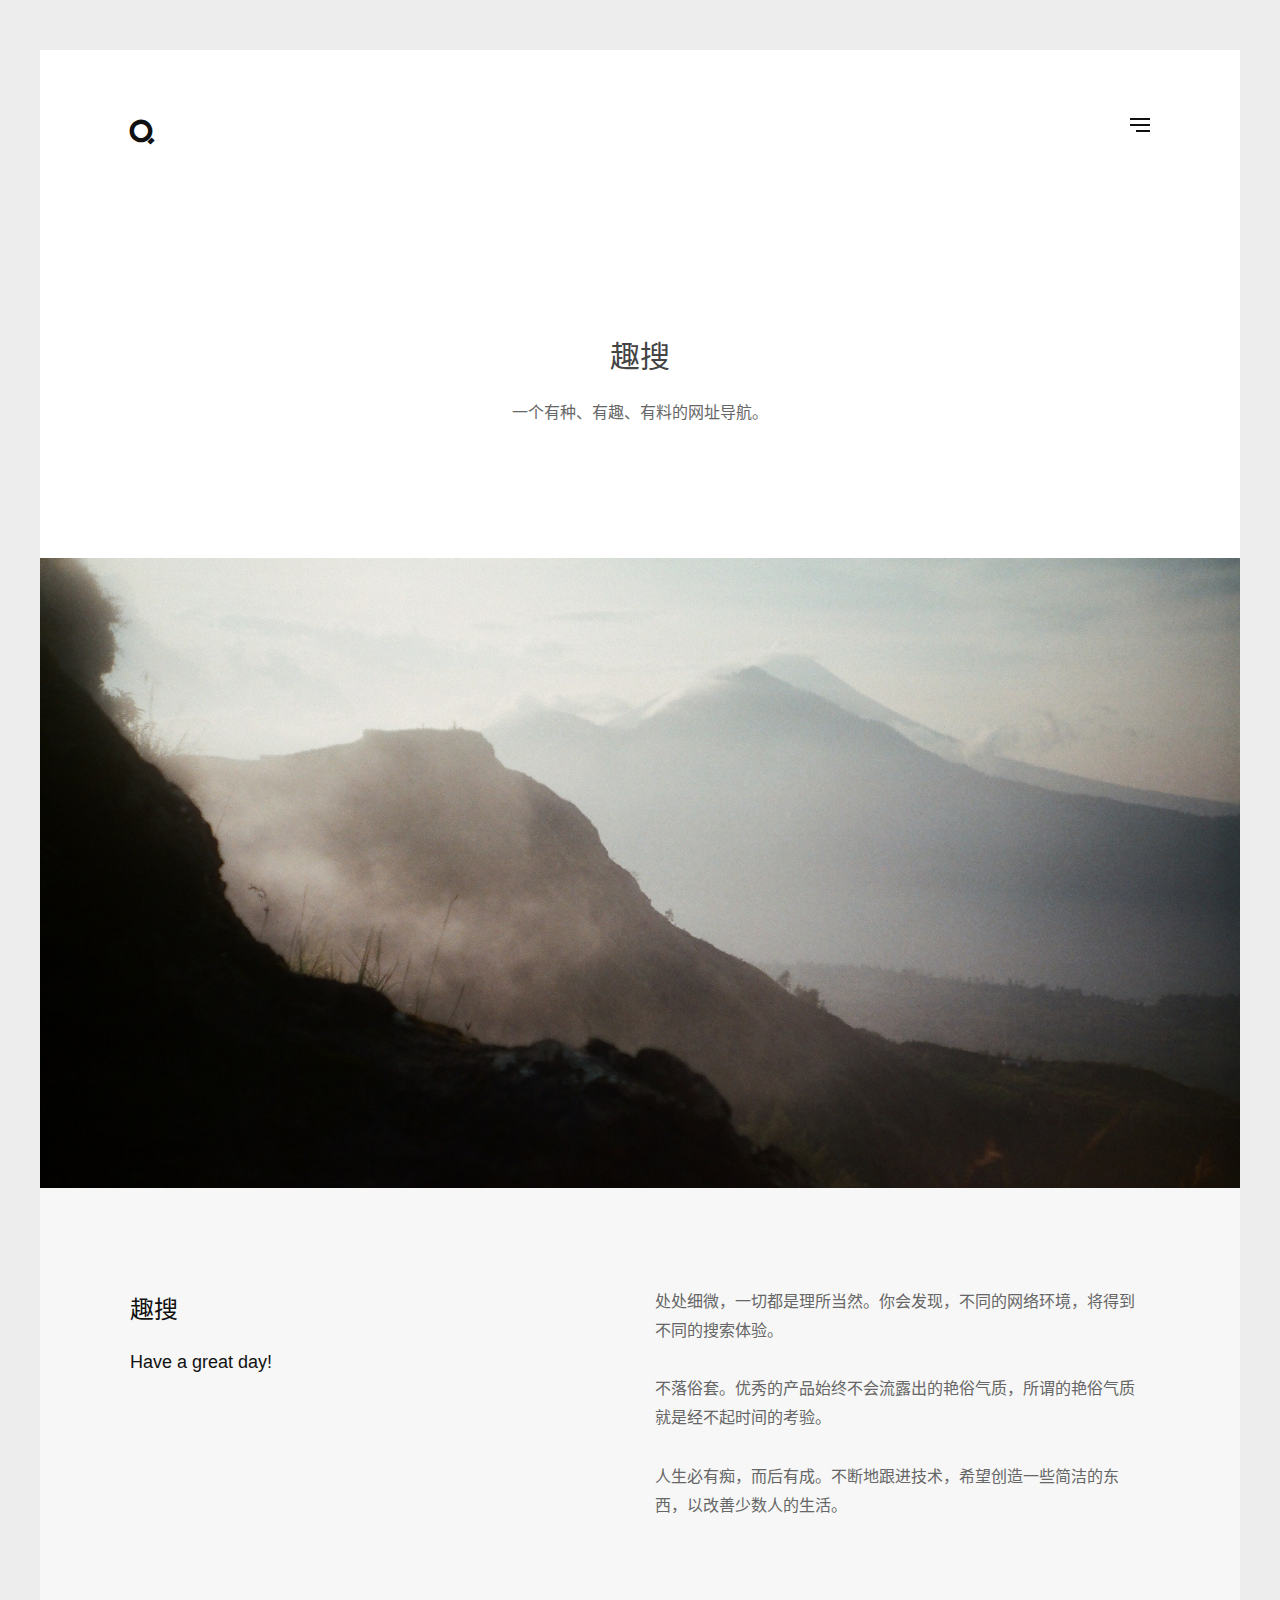
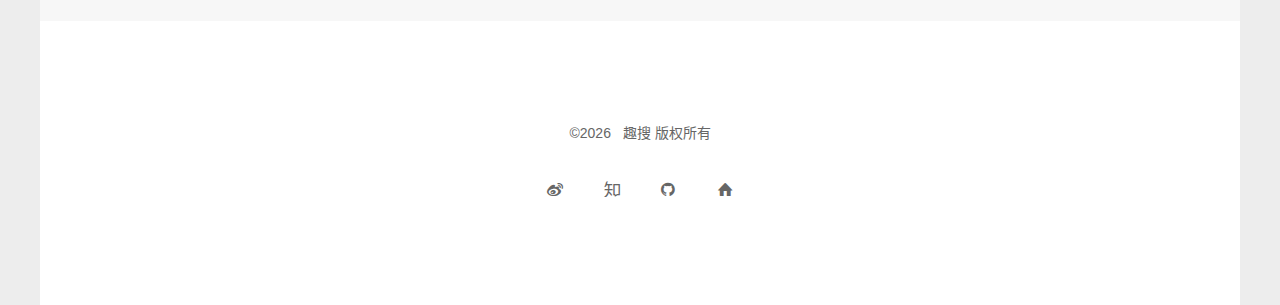
<file: about.html>
﻿<!DOCTYPE html>
<html lang="zh-CN">

<head>
    <meta charset="UTF-8">
    <meta name="viewport" content="width=device-width, initial-scale=1,maximum-scale=1, user-scalable=no">
    <meta http-equiv="X-UA-Compatible" content="ie=edge,chrome=1">
    <meta name="author" content="jiahua">
    <meta name="description" content="一个极简的网址导航，聚合了多种搜索引擎，收录了各种常用网站。分类合理，内容齐全。">
    <meta name="keywords" content="导航,网址导航,导航网站,常用网站,常用网址,大学生导航,程序员导航,设计导航,学习导航">
    <title>趣搜</title>

    <link rel="stylesheet" href="./assets/css/style.css">
    <link href="./assets/img/common/icon_64.png" rel="shortcut icon" type="image/png">
    <link href="./assets/img/common/icon_512.png" rel="apple-touch-icon">
    <script src="./assets/scripts/script.js"></script>
</head>

<body>
    <div class="wrapper">
        <div id="site-loading">
            <div class="loader"></div>
        </div>
        <nav id="site-nav">
            <div class="float-left" id="nav-close"></div>
            <ul class="float-right" id="menu">
                <li><a href="/">首页</a></li>
                <li class="has-submenu">
                    <a href="#">社交</a>
                    <ul class="submenu">
                        <li><a href="https://blooo.cn" target="_blank">Blooo</a></li>
                        <li><a href="https://qusou.org" target="_blank">Blog</a></li>
                        <li><a href="https://github.com/zhoujiahua" target="_blank">GitHub</a></li>
                        <li><a href="https://music.zhoujiahua.cn" target="_blank">Music</a></li>
                    </ul>
                </li>
                <li><a href="contact.html">联系</a></li>
                <li><a href="about.html">关于</a></li>
            </ul>
        </nav>
        <div id="site-main">
            <div id="main-overlay"></div>
            <header id="site-header">
                <div class="container">
                    <div class="float-left" id="header-logo"><a href="/"><i class="iconfont">&#xe662;</i></a></div>
                    <div class="float-right" id="burger">
                        <div id="burger-icon"><span class="icon-bar top"></span> <span class="icon-bar middle"></span>
                            <span class="icon-bar bottom"></span></div>
                    </div>
                </div>
            </header>
            <div class="headline">
                <div class="container">
                    <div class="headline-content">
                        <div class="title">趣搜</div>
                        <p>一个有种、有趣、有料的网址导航。</p>
                    </div>
                </div>
            </div>
            <div class="hero">
                <div class="hero-image imageBG" data-img="assets/img/works/about/thumb-1.jpg?v=v6ro80"></div>
            </div>
            <div class="about grey-section">
                <div class="container">
                    <div class="row">
                        <div class="col-6 column">
                            <h5>趣搜</h5>
                            <h6>Have a great day!</h6>
                        </div>
                        <div class="col-6 column">
                            <p>处处细微，一切都是理所当然。你会发现，不同的网络环境，将得到不同的搜索体验。</p>
                            <p>不落俗套。优秀的产品始终不会流露出的艳俗气质，所谓的艳俗气质就是经不起时间的考验。</p>
                            <p>人生必有痴，而后有成。不断地跟进技术，希望创造一些简洁的东西，以改善少数人的生活。</p>
                        </div>
                    </div>
                </div>
            </div>
            <footer id="site-footer">
                <div class="container">
                    <div class="copy">
                        <span id="current-year">©2021</span>
                        <span>&nbsp;</span>
                        <a href="https://qusou.org">趣搜 版权所有</a>
                    </div>
                    <div class="social">
                        <a href="https://weibo.com/blooocn" target="_blank" class="social-link"><i
                                class="icon-weibo"></i></a>
                        <a href="https://www.zhihu.com/people/jiahuasir/activities" target="_blank"
                            class="social-link"><i class="icon-zhihu"></i></a>
                        <a href="https://github.com/zhoujiahua" target="_blank" class="social-link"><i
                                class="icon-github-circled"></i></a>
                        <a href="https://86808.net" target="_blank" class="social-link"><i class="icon-home"></i></a>
                    </div>
                </div>
            </footer>
        </div>
    </div>

    <!-- js -->
    <script src="./script/jquery.min.js"></script>
    <script src="./assets/scripts/analytics.js" async></script>
    <script src="./assets/scripts/main.js"></script>
    <script src="./assets/scripts/base.js"></script>
</body>

</html>
</file>
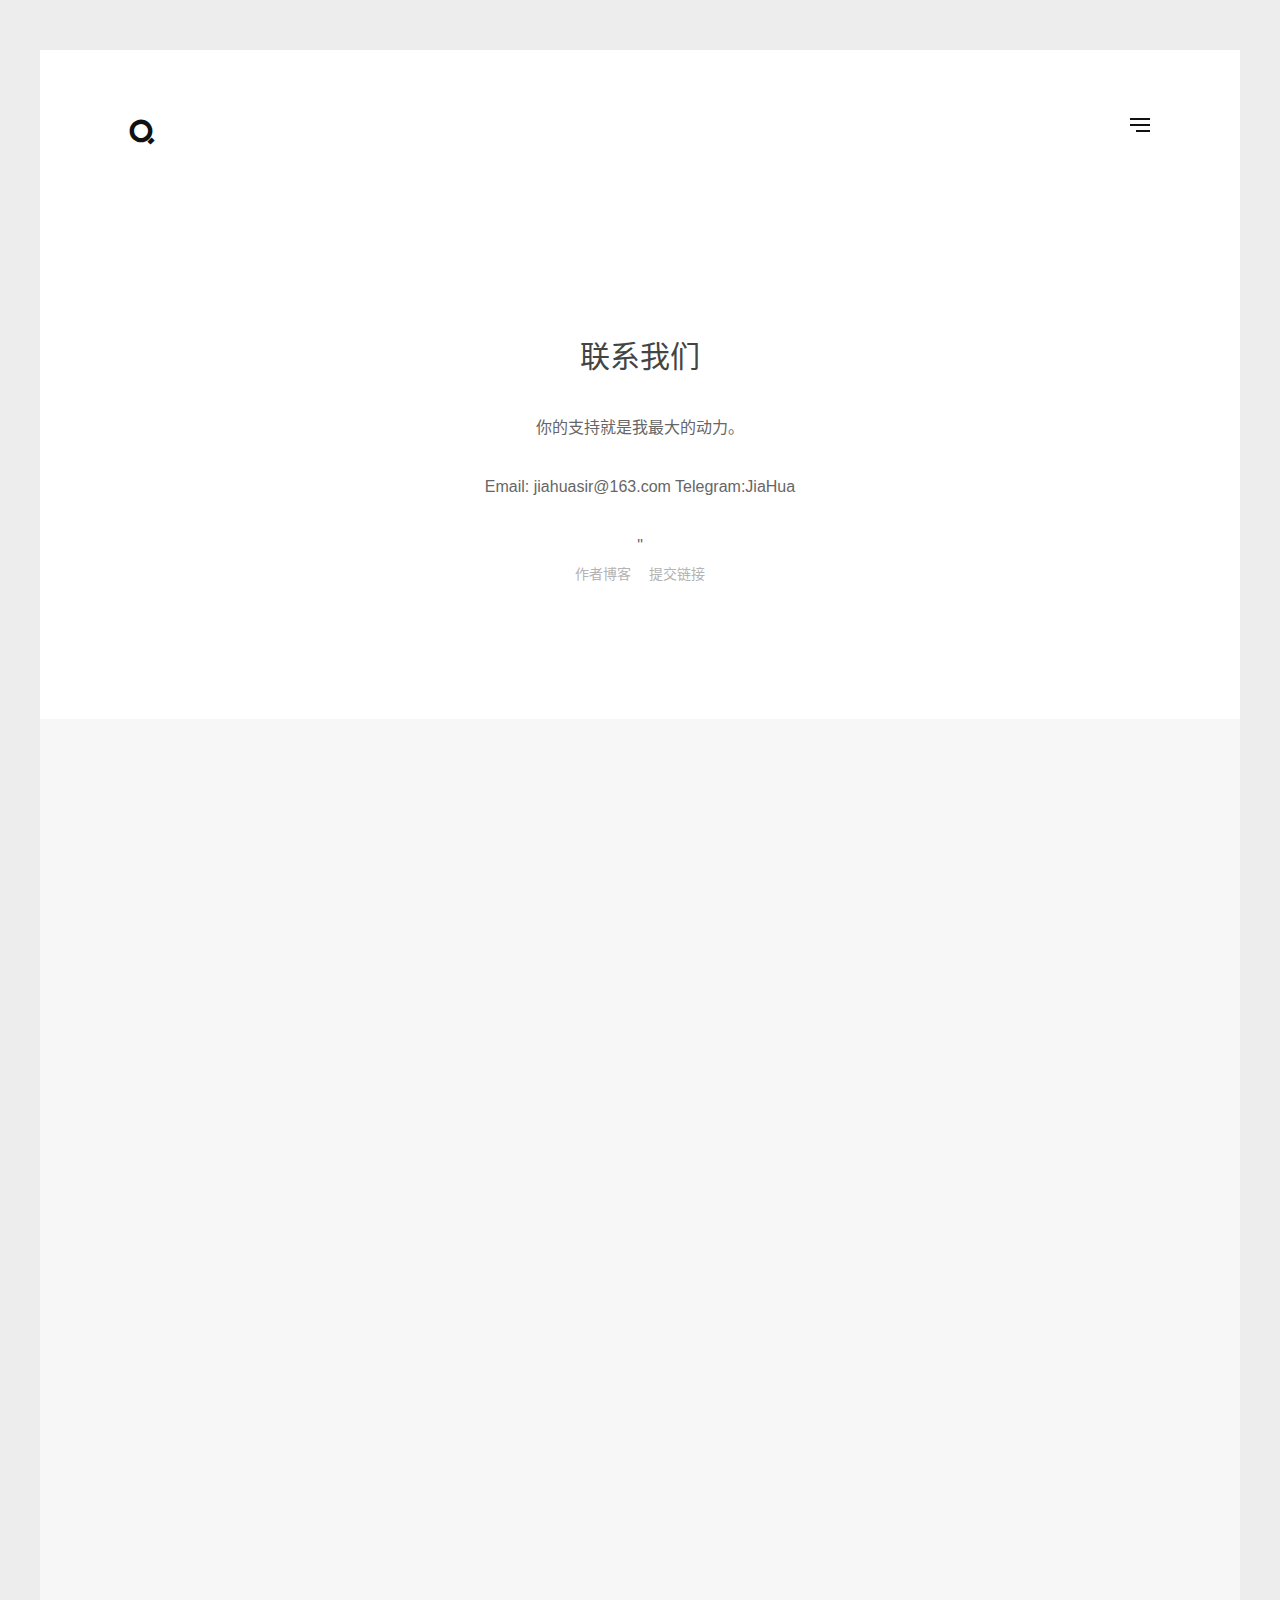
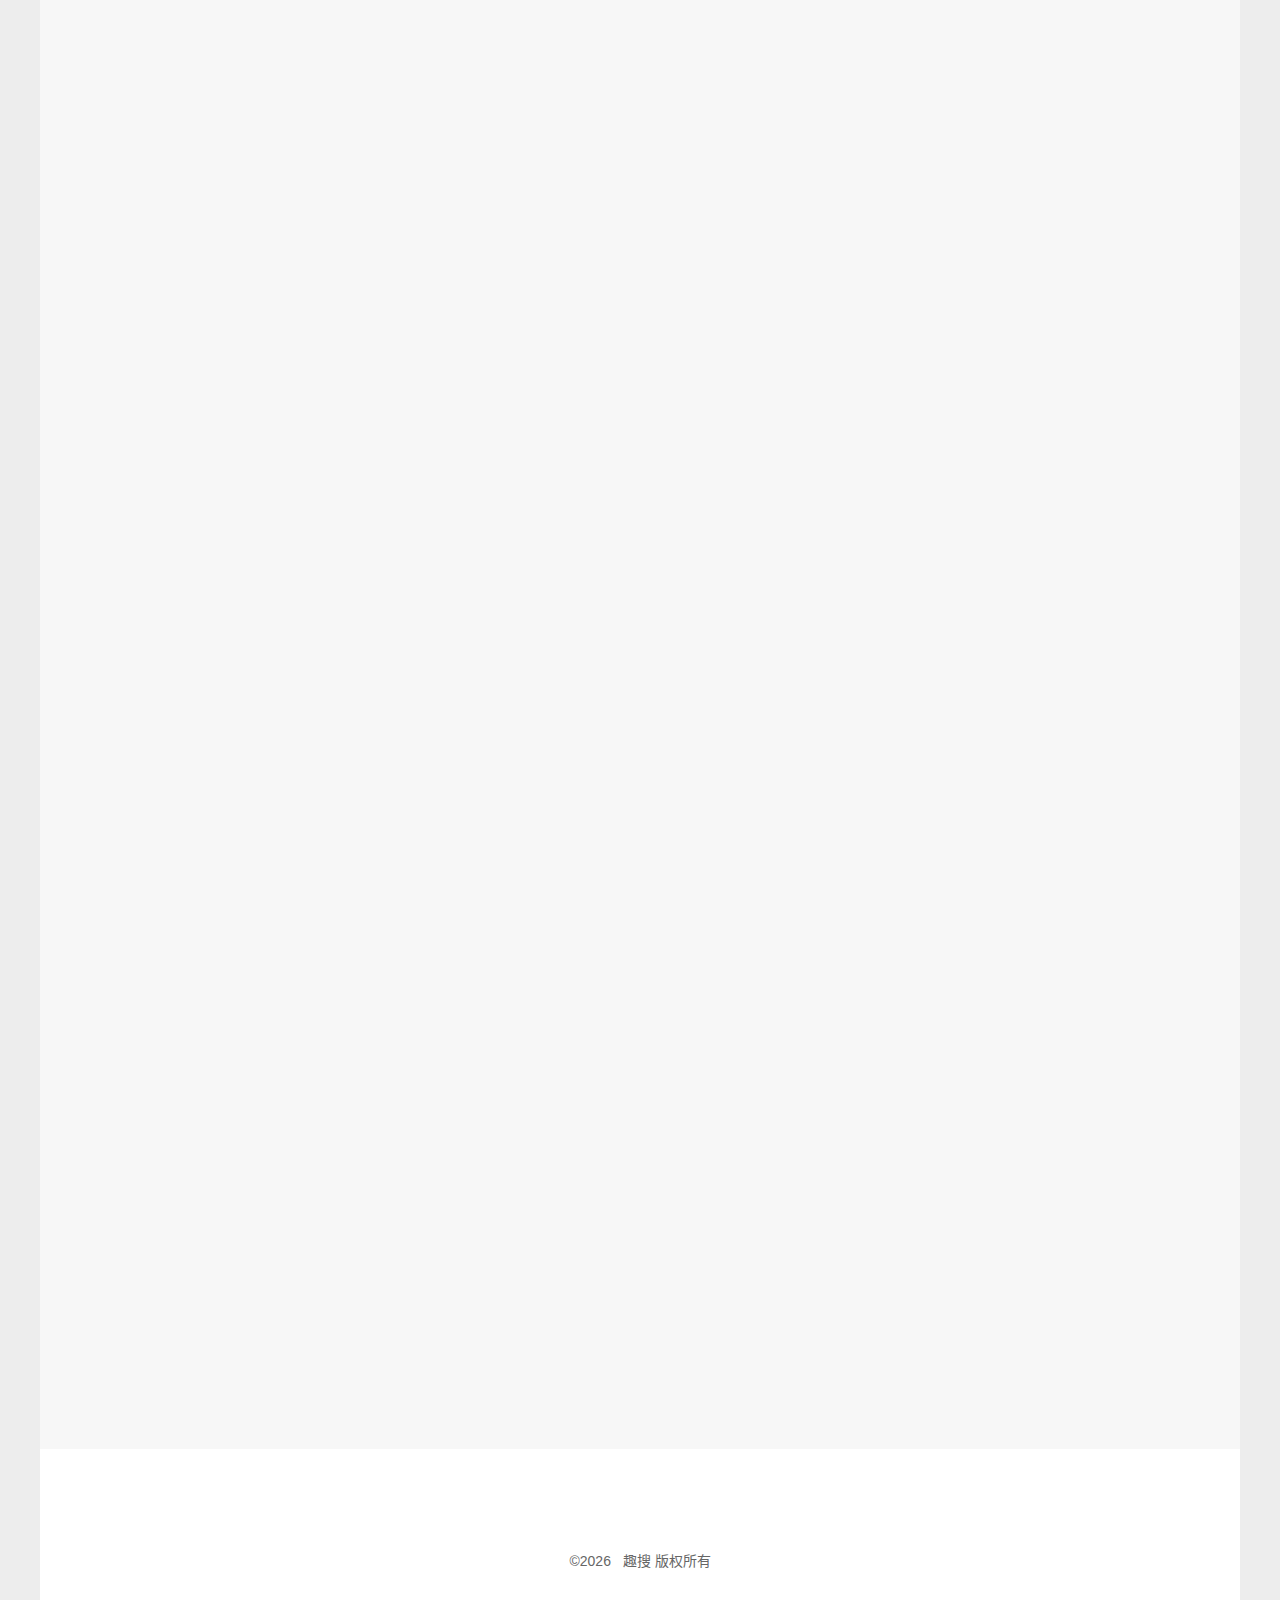
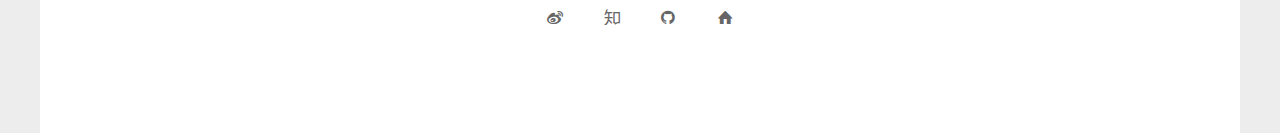
<file: contact.html>
﻿<!DOCTYPE html>
<html lang="zh-CN">

<head>
    <meta charset="UTF-8">
    <meta name="viewport" content="width=device-width, initial-scale=1,maximum-scale=1, user-scalable=no">
    <meta http-equiv="X-UA-Compatible" content="ie=edge,chrome=1">
    <meta name="author" content="jiahua">
    <meta name="description" content="一个极简的网址导航，聚合了多种搜索引擎，收录了各种常用网站。分类合理，内容齐全。">
    <meta name="keywords" content="导航,网址导航,导航网站,常用网站,常用网址,大学生导航,程序员导航,设计导航,学习导航">
    <title>趣搜</title>

    <link rel="stylesheet" href="./assets/css/style.css">
    <link href="./assets/img/common/icon_64.png" rel="shortcut icon" type="image/png">
    <link href="./assets/img/common/icon_512.png" rel="apple-touch-icon">
    <script src="./assets/scripts/script.js"></script>
</head>

<body>
    <div class="wrapper">
        <div id="site-loading">
            <div class="loader"></div>
        </div>
        <nav id="site-nav">
            <div class="float-left" id="nav-close"></div>
            <ul class="float-right" id="menu">
                <li><a href="/">首页</a></li>
                <li class="has-submenu">
                    <a href="#">社交</a>
                    <ul class="submenu">
                        <li><a href="https://blooo.cn" target="_blank">Blooo</a></li>
                        <li><a href="https://qusou.org" target="_blank">Blog</a></li>
                        <li><a href="https://github.com/zhoujiahua" target="_blank">GitHub</a></li>
                        <li><a href="https://music.zhoujiahua.cn" target="_blank">Music</a></li>
                    </ul>
                </li>
                <li><a href="contact.html">联系</a></li>
                <li><a href="about.html">关于</a></li>
            </ul>
        </nav>
        <div id="site-main">
            <div id="main-overlay"></div>
            <header id="site-header">
                <div class="container">
                    <div class="float-left" id="header-logo"><a href="/"><i class="iconfont">&#xe662;</i></a></div>
                    <div class="float-right" id="burger">
                        <div id="burger-icon"><span class="icon-bar top"></span> <span class="icon-bar middle"></span>
                            <span class="icon-bar bottom"></span></div>
                    </div>
                </div>
            </header>
            <div class="headline">
                <div class="container">
                    <div class="headline-content">
                        <div class="project-title title">联系我们</div>
                        <p>你的支持就是我最大的动力。</p>
                        <p>Email: jiahuasir@163.com Telegram:JiaHua</p>"
                        <div class="project-categories">
                            <span>
                                <a href="https://panghu.org" target="_blank">作者博客 </a> </span>
                            <span>
                                <a href="https://github.com/zhoujiahua/qusou/issues" target="_blank">提交链接</a>
                            </span>
                        </div>
                    </div>
                </div>
            </div>
            <div class="grey-section" id="project">
                <div class="container">
                    <div class="reveal row"><img alt="" src="./assets/img/works/contact/thumb-1.jpg"></div>
                    <div class="reveal row"><img alt="" src="./assets/img/works/contact/thumb-2.jpg"></div>
                    <div class="reveal row"><img alt="" src="./assets/img/works/contact/thumb-3.jpg"></div>
                </div>
            </div>
            <footer id="site-footer">
                <div class="container">
                    <div class="copy">
                        <span id="current-year">©2021</span>
                        <span>&nbsp;</span>
                        <a href="https://qusou.org">趣搜 版权所有</a>
                    </div>
                    <div class="social">
                        <a href="https://weibo.com/blooocn" target="_blank" class="social-link"><i
                                class="icon-weibo"></i></a>
                        <a href="https://www.zhihu.com/people/jiahuasir/activities" target="_blank"
                            class="social-link"><i class="icon-zhihu"></i></a>
                        <a href="https://github.com/zhoujiahua" target="_blank" class="social-link"><i
                                class="icon-github-circled"></i></a>
                        <a href="https://86808.net" target="_blank" class="social-link"><i class="icon-home"></i></a>
                    </div>
                </div>
            </footer>
        </div>
    </div>

    <!-- js -->
    <script src="./script/jquery.min.js"></script>
    <script src="./assets/scripts/analytics.js" async></script>
    <script src="./assets/scripts/main.js"></script>
    <script src="./assets/scripts/base.js"></script>
</body>

</html>
</file>
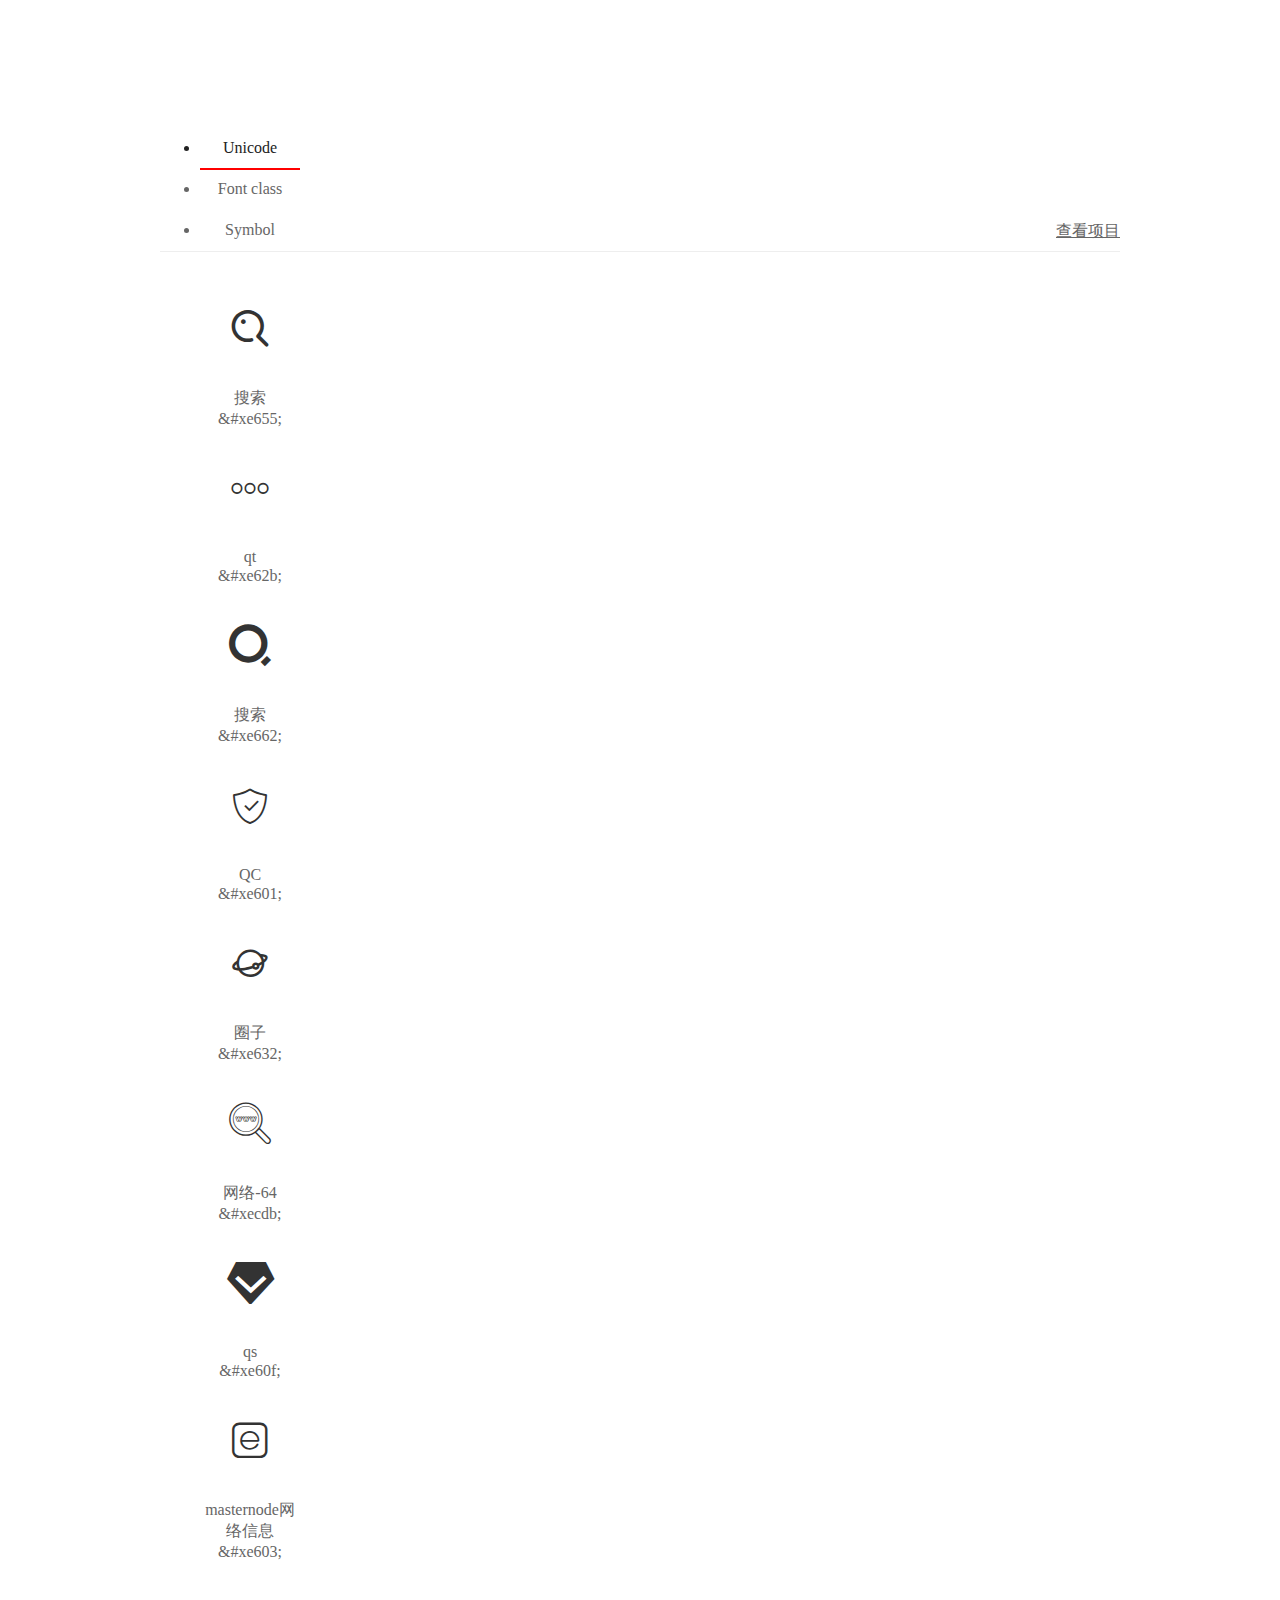
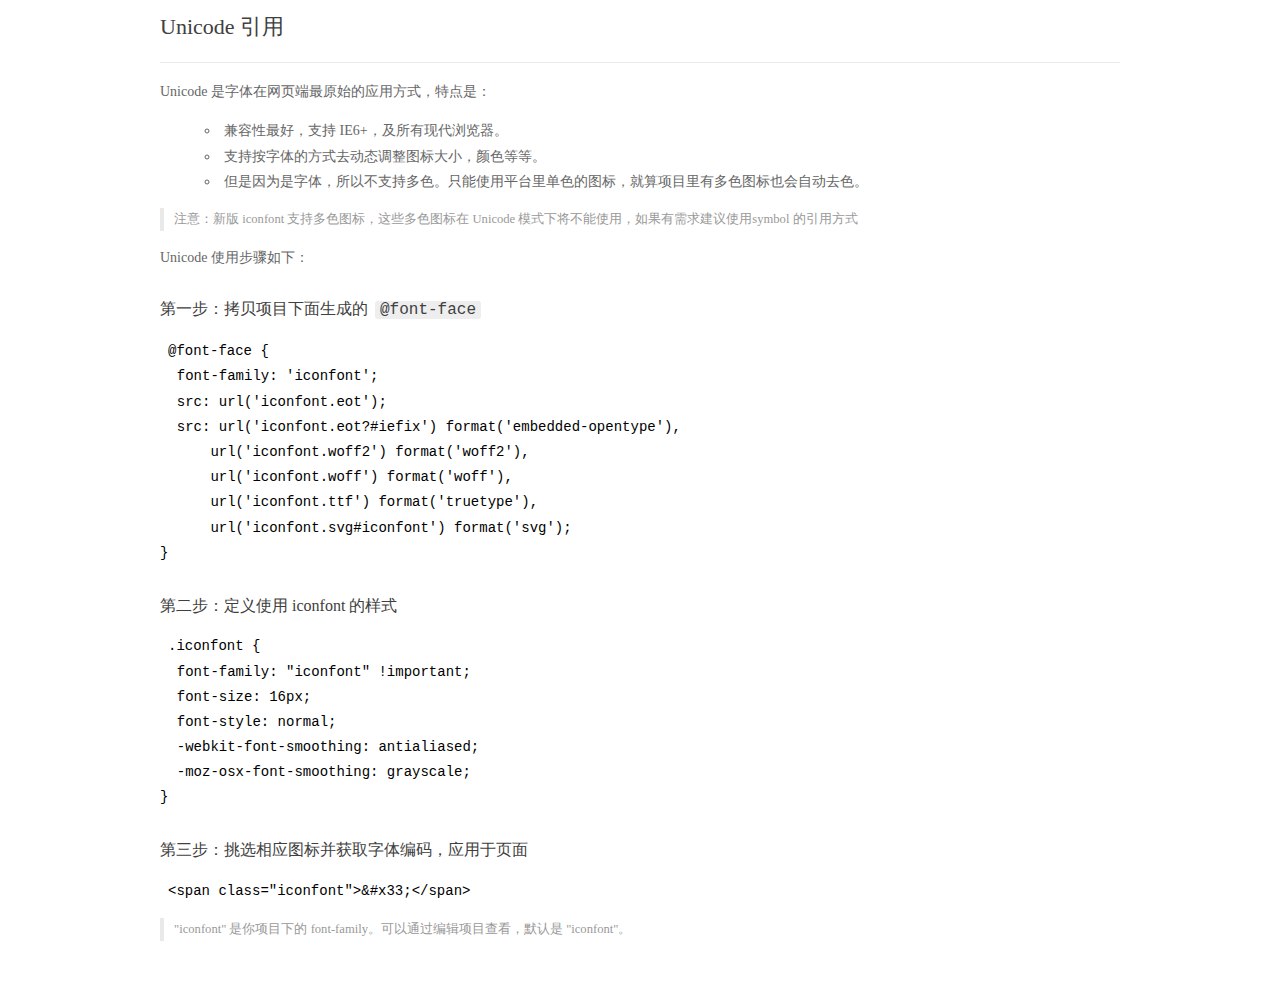
<file: assets/lib/font_logo/demo_index.html>
<!DOCTYPE html>
<html>
<head>
  <meta charset="utf-8"/>
  <title>IconFont Demo</title>
  <link rel="shortcut icon" href="https://gtms04.alicdn.com/tps/i4/TB1_oz6GVXXXXaFXpXXJDFnIXXX-64-64.ico" type="image/x-icon"/>
  <link rel="stylesheet" href="https://g.alicdn.com/thx/cube/1.3.2/cube.min.css">
  <link rel="stylesheet" href="demo.css">
  <link rel="stylesheet" href="iconfont.css">
  <script src="iconfont.js"></script>
  <!-- jQuery -->
  <script src="https://a1.alicdn.com/oss/uploads/2018/12/26/7bfddb60-08e8-11e9-9b04-53e73bb6408b.js"></script>
  <!-- 代码高亮 -->
  <script src="https://a1.alicdn.com/oss/uploads/2018/12/26/a3f714d0-08e6-11e9-8a15-ebf944d7534c.js"></script>
</head>
<body>
  <div class="main">
    <h1 class="logo"><a href="https://www.iconfont.cn/" title="iconfont 首页" target="_blank">&#xe86b;</a></h1>
    <div class="nav-tabs">
      <ul id="tabs" class="dib-box">
        <li class="dib active"><span>Unicode</span></li>
        <li class="dib"><span>Font class</span></li>
        <li class="dib"><span>Symbol</span></li>
      </ul>
      
      <a href="https://www.iconfont.cn/manage/index?manage_type=myprojects&projectId=1163955" target="_blank" class="nav-more">查看项目</a>
      
    </div>
    <div class="tab-container">
      <div class="content unicode" style="display: block;">
          <ul class="icon_lists dib-box">
          
            <li class="dib">
              <span class="icon iconfont">&#xe655;</span>
                <div class="name">搜索</div>
                <div class="code-name">&amp;#xe655;</div>
              </li>
          
            <li class="dib">
              <span class="icon iconfont">&#xe62b;</span>
                <div class="name">qt</div>
                <div class="code-name">&amp;#xe62b;</div>
              </li>
          
            <li class="dib">
              <span class="icon iconfont">&#xe662;</span>
                <div class="name">搜索</div>
                <div class="code-name">&amp;#xe662;</div>
              </li>
          
            <li class="dib">
              <span class="icon iconfont">&#xe601;</span>
                <div class="name">QC</div>
                <div class="code-name">&amp;#xe601;</div>
              </li>
          
            <li class="dib">
              <span class="icon iconfont">&#xe632;</span>
                <div class="name">圈子</div>
                <div class="code-name">&amp;#xe632;</div>
              </li>
          
            <li class="dib">
              <span class="icon iconfont">&#xecdb;</span>
                <div class="name">网络-64</div>
                <div class="code-name">&amp;#xecdb;</div>
              </li>
          
            <li class="dib">
              <span class="icon iconfont">&#xe60f;</span>
                <div class="name">qs</div>
                <div class="code-name">&amp;#xe60f;</div>
              </li>
          
            <li class="dib">
              <span class="icon iconfont">&#xe603;</span>
                <div class="name">masternode网络信息</div>
                <div class="code-name">&amp;#xe603;</div>
              </li>
          
          </ul>
          <div class="article markdown">
          <h2 id="unicode-">Unicode 引用</h2>
          <hr>

          <p>Unicode 是字体在网页端最原始的应用方式，特点是：</p>
          <ul>
            <li>兼容性最好，支持 IE6+，及所有现代浏览器。</li>
            <li>支持按字体的方式去动态调整图标大小，颜色等等。</li>
            <li>但是因为是字体，所以不支持多色。只能使用平台里单色的图标，就算项目里有多色图标也会自动去色。</li>
          </ul>
          <blockquote>
            <p>注意：新版 iconfont 支持多色图标，这些多色图标在 Unicode 模式下将不能使用，如果有需求建议使用symbol 的引用方式</p>
          </blockquote>
          <p>Unicode 使用步骤如下：</p>
          <h3 id="-font-face">第一步：拷贝项目下面生成的 <code>@font-face</code></h3>
<pre><code class="language-css"
>@font-face {
  font-family: 'iconfont';
  src: url('iconfont.eot');
  src: url('iconfont.eot?#iefix') format('embedded-opentype'),
      url('iconfont.woff2') format('woff2'),
      url('iconfont.woff') format('woff'),
      url('iconfont.ttf') format('truetype'),
      url('iconfont.svg#iconfont') format('svg');
}
</code></pre>
          <h3 id="-iconfont-">第二步：定义使用 iconfont 的样式</h3>
<pre><code class="language-css"
>.iconfont {
  font-family: "iconfont" !important;
  font-size: 16px;
  font-style: normal;
  -webkit-font-smoothing: antialiased;
  -moz-osx-font-smoothing: grayscale;
}
</code></pre>
          <h3 id="-">第三步：挑选相应图标并获取字体编码，应用于页面</h3>
<pre>
<code class="language-html"
>&lt;span class="iconfont"&gt;&amp;#x33;&lt;/span&gt;
</code></pre>
          <blockquote>
            <p>"iconfont" 是你项目下的 font-family。可以通过编辑项目查看，默认是 "iconfont"。</p>
          </blockquote>
          </div>
      </div>
      <div class="content font-class">
        <ul class="icon_lists dib-box">
          
          <li class="dib">
            <span class="icon iconfont icon-sousuo"></span>
            <div class="name">
              搜索
            </div>
            <div class="code-name">.icon-sousuo
            </div>
          </li>
          
          <li class="dib">
            <span class="icon iconfont icon-qt"></span>
            <div class="name">
              qt
            </div>
            <div class="code-name">.icon-qt
            </div>
          </li>
          
          <li class="dib">
            <span class="icon iconfont icon-sousuo1"></span>
            <div class="name">
              搜索
            </div>
            <div class="code-name">.icon-sousuo1
            </div>
          </li>
          
          <li class="dib">
            <span class="icon iconfont icon-QC"></span>
            <div class="name">
              QC
            </div>
            <div class="code-name">.icon-QC
            </div>
          </li>
          
          <li class="dib">
            <span class="icon iconfont icon-quanzi"></span>
            <div class="name">
              圈子
            </div>
            <div class="code-name">.icon-quanzi
            </div>
          </li>
          
          <li class="dib">
            <span class="icon iconfont icon-wangluo-"></span>
            <div class="name">
              网络-64
            </div>
            <div class="code-name">.icon-wangluo-
            </div>
          </li>
          
          <li class="dib">
            <span class="icon iconfont icon-qs"></span>
            <div class="name">
              qs
            </div>
            <div class="code-name">.icon-qs
            </div>
          </li>
          
          <li class="dib">
            <span class="icon iconfont icon-masternodewangluoxinxi_huaban"></span>
            <div class="name">
              masternode网络信息
            </div>
            <div class="code-name">.icon-masternodewangluoxinxi_huaban
            </div>
          </li>
          
        </ul>
        <div class="article markdown">
        <h2 id="font-class-">font-class 引用</h2>
        <hr>

        <p>font-class 是 Unicode 使用方式的一种变种，主要是解决 Unicode 书写不直观，语意不明确的问题。</p>
        <p>与 Unicode 使用方式相比，具有如下特点：</p>
        <ul>
          <li>兼容性良好，支持 IE8+，及所有现代浏览器。</li>
          <li>相比于 Unicode 语意明确，书写更直观。可以很容易分辨这个 icon 是什么。</li>
          <li>因为使用 class 来定义图标，所以当要替换图标时，只需要修改 class 里面的 Unicode 引用。</li>
          <li>不过因为本质上还是使用的字体，所以多色图标还是不支持的。</li>
        </ul>
        <p>使用步骤如下：</p>
        <h3 id="-fontclass-">第一步：引入项目下面生成的 fontclass 代码：</h3>
<pre><code class="language-html">&lt;link rel="stylesheet" href="./iconfont.css"&gt;
</code></pre>
        <h3 id="-">第二步：挑选相应图标并获取类名，应用于页面：</h3>
<pre><code class="language-html">&lt;span class="iconfont icon-xxx"&gt;&lt;/span&gt;
</code></pre>
        <blockquote>
          <p>"
            iconfont" 是你项目下的 font-family。可以通过编辑项目查看，默认是 "iconfont"。</p>
        </blockquote>
      </div>
      </div>
      <div class="content symbol">
          <ul class="icon_lists dib-box">
          
            <li class="dib">
                <svg class="icon svg-icon" aria-hidden="true">
                  <use xlink:href="#icon-sousuo"></use>
                </svg>
                <div class="name">搜索</div>
                <div class="code-name">#icon-sousuo</div>
            </li>
          
            <li class="dib">
                <svg class="icon svg-icon" aria-hidden="true">
                  <use xlink:href="#icon-qt"></use>
                </svg>
                <div class="name">qt</div>
                <div class="code-name">#icon-qt</div>
            </li>
          
            <li class="dib">
                <svg class="icon svg-icon" aria-hidden="true">
                  <use xlink:href="#icon-sousuo1"></use>
                </svg>
                <div class="name">搜索</div>
                <div class="code-name">#icon-sousuo1</div>
            </li>
          
            <li class="dib">
                <svg class="icon svg-icon" aria-hidden="true">
                  <use xlink:href="#icon-QC"></use>
                </svg>
                <div class="name">QC</div>
                <div class="code-name">#icon-QC</div>
            </li>
          
            <li class="dib">
                <svg class="icon svg-icon" aria-hidden="true">
                  <use xlink:href="#icon-quanzi"></use>
                </svg>
                <div class="name">圈子</div>
                <div class="code-name">#icon-quanzi</div>
            </li>
          
            <li class="dib">
                <svg class="icon svg-icon" aria-hidden="true">
                  <use xlink:href="#icon-wangluo-"></use>
                </svg>
                <div class="name">网络-64</div>
                <div class="code-name">#icon-wangluo-</div>
            </li>
          
            <li class="dib">
                <svg class="icon svg-icon" aria-hidden="true">
                  <use xlink:href="#icon-qs"></use>
                </svg>
                <div class="name">qs</div>
                <div class="code-name">#icon-qs</div>
            </li>
          
            <li class="dib">
                <svg class="icon svg-icon" aria-hidden="true">
                  <use xlink:href="#icon-masternodewangluoxinxi_huaban"></use>
                </svg>
                <div class="name">masternode网络信息</div>
                <div class="code-name">#icon-masternodewangluoxinxi_huaban</div>
            </li>
          
          </ul>
          <div class="article markdown">
          <h2 id="symbol-">Symbol 引用</h2>
          <hr>

          <p>这是一种全新的使用方式，应该说这才是未来的主流，也是平台目前推荐的用法。相关介绍可以参考这篇<a href="">文章</a>
            这种用法其实是做了一个 SVG 的集合，与另外两种相比具有如下特点：</p>
          <ul>
            <li>支持多色图标了，不再受单色限制。</li>
            <li>通过一些技巧，支持像字体那样，通过 <code>font-size</code>, <code>color</code> 来调整样式。</li>
            <li>兼容性较差，支持 IE9+，及现代浏览器。</li>
            <li>浏览器渲染 SVG 的性能一般，还不如 png。</li>
          </ul>
          <p>使用步骤如下：</p>
          <h3 id="-symbol-">第一步：引入项目下面生成的 symbol 代码：</h3>
<pre><code class="language-html">&lt;script src="./iconfont.js"&gt;&lt;/script&gt;
</code></pre>
          <h3 id="-css-">第二步：加入通用 CSS 代码（引入一次就行）：</h3>
<pre><code class="language-html">&lt;style&gt;
.icon {
  width: 1em;
  height: 1em;
  vertical-align: -0.15em;
  fill: currentColor;
  overflow: hidden;
}
&lt;/style&gt;
</code></pre>
          <h3 id="-">第三步：挑选相应图标并获取类名，应用于页面：</h3>
<pre><code class="language-html">&lt;svg class="icon" aria-hidden="true"&gt;
  &lt;use xlink:href="#icon-xxx"&gt;&lt;/use&gt;
&lt;/svg&gt;
</code></pre>
          </div>
      </div>

    </div>
  </div>
  <script>
  $(document).ready(function () {
      $('.tab-container .content:first').show()

      $('#tabs li').click(function (e) {
        var tabContent = $('.tab-container .content')
        var index = $(this).index()

        if ($(this).hasClass('active')) {
          return
        } else {
          $('#tabs li').removeClass('active')
          $(this).addClass('active')

          tabContent.hide().eq(index).fadeIn()
        }
      })
    })
  </script>
</body>
</html>
</file>
<file: assets/css/style.css>
@charset "UTF-8";
html,
body {
  width: 100%;
  height: 100%;
}
@keyframes loading {
  to {
    -webkit-transform: rotate(360deg);
  }
}
@-webkit-keyframes loading {
  to {
    transform: rotate(360deg);
  }
}
html {
  overflow-y: scroll;
}
body {
  font-family: -apple-system, BlinkMacSystemFont, "Segoe UI", Roboto, "Helvetica Neue", Helvetica, "PingFang SC", "Hiragino Sans GB", "Microsoft YaHei", SimSun, sans-serif;
  color: #666;
  line-height: 1.8;
  background: #ededed;
  -webkit-transition: background-color 0.5s;
  transition: background-color 0.5s;
  -webkit-font-smoothing: antialiased;
}
*,
:after,
:before {
  margin: 0;
  padding: 0;
  outline: 0;
  border: 0;
  -webkit-box-sizing: border-box;
  -moz-box-sizing: border-box;
  box-sizing: border-box;
}
::selection {
  color: #fff;
  background: #a5a5a5;
}
::-moz-selection {
  color: #fff;
  background: #a5a5a5;
}
.container {
  width: 85%;
  margin: 0 auto;
  position: relative;
}
.column {
  float: left;
  padding: 0 15px;
  position: relative;
}
.column:first-child {
  padding-left: 0;
}
.column:last-child {
  padding-right: 0;
}
.column.col-1 {
  width: 8.333%;
}
.column.col-2 {
  width: 16.666%;
}
.column.col-3 {
  width: 25%;
}
.column.col-4 {
  width: 33.333%;
}
.column.col-5 {
  width: 41.666%;
}
.column.col-6 {
  width: 50%;
}
.column.col-7 {
  width: 58.333%;
}
.column.col-8 {
  width: 66.666%;
}
.column.col-9 {
  width: 75%;
}
.column.col-10 {
  width: 83.333%;
}
.column.col-11 {
  width: 91.666%;
}
.column.col-12 {
  width: 100%;
}
.column.offset-by-1 {
  margin-left: 8.333%;
}
.column.offset-by-2 {
  margin-left: 16.666%;
}
.column.offset-by-3 {
  margin-left: 25%;
}
.column.offset-by-4 {
  margin-left: 33.333%;
}
.column.offset-by-5 {
  margin-left: 41.666%;
}
.column.offset-by-6 {
  margin-left: 50%;
}
.column.offset-by-7 {
  margin-left: 58.333%;
}
.column.offset-by-8 {
  margin-left: 66.666%;
}
.column.offset-by-9 {
  margin-left: 75%;
}
.column.offset-by-10 {
  margin-left: 83.333%;
}
.column.offset-by-11 {
  margin-left: 91.666%;
}
.row,
form,
p {
  margin-bottom: 30px;
}
.clearfix::after,
.container::after,
.row::after {
  content: '';
  display: block;
  clear: both;
}
a {
  text-decoration: none;
  color: inherit;
  cursor: pointer;
  -webkit-tap-highlight-color: transparent;
}
a.link {
  color: #333;
}
a.link:hover {
  text-decoration: underline solid #333;
}
h1,
h2,
h3,
h4,
h5,
h6 {
  font-weight: 400;
  font-style: normal;
  color: #111;
  margin-bottom: 15px;
}
h1 {
  font-size: 50px;
}
h2 {
  font-size: 42px;
}
h3 {
  font-size: 36px;
}
h4 {
  font-size: 30px;
}
h5 {
  font-size: 24px;
}
h6 {
  font-size: 18px;
}
img,
textarea {
  max-width: 100%;
}
input[type=email],
input[type=number],
input[type=password],
input[type=search],
input[type=tel],
input[type=text],
input[type=url],
select {
  width: 100%;
  height: 46px;
  line-height: 26px;
  font-family: inherit;
  font-size: inherit;
  padding: 0 15px;
  color: #333;
  background: #fff;
  border-radius: 0;
  -webkit-appearance: none;
}
button,
input[type=button],
input[type=reset],
input[type=submit],
textarea {
  height: 46px;
  font-family: inherit;
  font-size: inherit;
  border-radius: 0;
  -webkit-appearance: none;
}
textarea {
  width: 100%;
  line-height: 26px;
  background: #fff;
  min-height: 120px;
  color: #333;
  padding: 15px;
}
select {
  background-image: url('data:image/svg+xml;utf8,<svg xmlns="http://www.w3.org/2000/svg" width="9" height="12" viewBox="0 0 9 12"><path fill="#5e6c75" d="M0.722,4.823L-0.01,4.1,4.134-.01,4.866,0.716Zm7.555,0L9.01,4.1,4.866-.01l-0.732.726ZM0.722,7.177L-0.01,7.9,4.134,12.01l0.732-.726Zm7.555,0L9.01,7.9,4.866,12.01l-0.732-.726Z"/></svg>');
  background-repeat: no-repeat;
  background-position: right 1rem center;
}
button,
input[type=button],
input[type=reset],
input[type=submit] {
  text-transform: uppercase;
  padding: 0 15px;
  cursor: pointer;
  color: #fff;
  background: #444;
  -webkit-transition: .2s;
  transition: 0.2s;
}
button:hover,
input[type=button]:hover,
input[type=reset]:hover,
input[type=submit]:hover {
  background-color: #2d2d2d;
}
label {
  display: block;
  text-transform: uppercase;
  font-weight: 600;
  margin-bottom: 15px;
  cursor: pointer;
}
img {
  vertical-align: middle;
}
.float-left {
  float: left;
}
.float-right {
  float: right;
}
@font-face {
  font-family: 'iconfont';
  src: url('../lib/font_logo/iconfont.eot');
  src: url('../lib/font_logo/iconfont.eot?#iefix') format('embedded-opentype'), url('../lib/font_logo/iconfont.woff2') format('woff2'), url('../lib/font_logo/iconfont.woff') format('woff'), url('../lib/font_logo/iconfont.ttf') format('truetype'), url('../lib/font_logo/iconfont.svg#iconfont') format('svg');
}
.iconfont {
  font-family: "iconfont" !important;
  font-size: 16px;
  font-style: normal;
  -webkit-font-smoothing: antialiased;
  -moz-osx-font-smoothing: grayscale;
}
.wrapper #header-logo .iconfont {
  font-size: 24px;
  color: #111;
  font-weight: 800;
}
#menu li:last-child,
.row:last-child,
form .row:last-child,
form:last-child,
h1:last-child,
h2:last-child,
h3:last-child,
h4:last-child,
h5:last-child,
h6:last-child,
p:last-child {
  margin-bottom: 0;
}
.headline .title.project-title,
form .row {
  margin-bottom: 30px;
}
#menu li .submenu li a,
label {
  font-family: inherit;
  font-size: 14px;
}
#site-loading {
  width: 100%;
  height: 100%;
  position: fixed;
  top: 0;
  left: 0;
  z-index: 10;
  background: rgba(20, 21, 22, 0.7);
  -webkit-transition: all 0.7s cubic-bezier(0.7, 0.3, 0, 1) 0.3s;
  transition: all 0.7s cubic-bezier(0.7, 0.3, 0, 1) 0.3s;
}
#site-loading.hide {
  height: 0;
  visibility: hidden;
}
#nav-close,
.loader {
  width: 20px;
  height: 20px;
}
.loader {
  border-radius: 50%;
  border: 3px solid #fff;
  border-top: 3px solid transparent;
  bottom: 100px;
  left: 50%;
  margin-left: -10px;
  -webkit-animation: loading .7s linear infinite;
  animation: loading .7s linear infinite;
  -webkit-transition: all 0.3s ease-in-out;
  transition: all 0.3s ease-in-out;
  position: absolute;
}
#site-loading.hide .loader {
  bottom: -24px;
  visibility: hidden;
}
#site-nav {
  width: 35%;
  height: 100%;
  position: fixed;
  padding: 80px;
  top: 0;
  right: -35%;
  z-index: 10;
  background: #fff;
  -webkit-transition: all 0.5s cubic-bezier(0.7, 0.3, 0, 1);
  transition: all 0.5s cubic-bezier(0.7, 0.3, 0, 1);
}
#site-nav.nav-open {
  right: 0;
}
#nav-close {
  cursor: pointer;
  position: relative;
}
#nav-close::after,
#nav-close::before {
  content: '';
  width: 100%;
  height: 2px;
  background: #000;
  position: absolute;
  top: 50%;
  left: 0;
  margin-top: -1px;
  -webkit-transition: transform .2s ease .4s;
  transition: transform 0.2s ease 0.4s;
}
#site-nav.nav-open #nav-close::before {
  -webkit-transform: rotate(45deg);
  transform: rotate(45deg);
}
#site-nav.nav-open #nav-close::after {
  -webkit-transform: rotate(-45deg);
  transform: rotate(-45deg);
}
#menu {
  padding: 50px;
  list-style: none;
  text-align: right;
  line-height: 1;
}
#menu li {
  margin-bottom: 50px;
}
#menu li a,
#menu li span {
  position: relative;
  font-size: 24px;
  color: #444;
}
#menu li .submenu {
  list-style: none;
  position: relative;
  line-height: 1.6;
  margin-top: 10px;
}
#menu li .submenu li {
  margin-bottom: 0;
}
#menu li .submenu li a {
  color: #777;
}
#menu li .submenu li a:hover {
  color: #111;
}
#site-main {
  max-width: 1200px;
  margin: 50px auto;
  background: #fff;
}
#main-overlay {
  position: fixed;
  top: 0;
  right: 0;
  bottom: 0;
  left: 0;
  z-index: 9;
  background: rgba(20, 21, 22, 0.7);
  opacity: 0;
  visibility: hidden;
  -webkit-transition: all 0.5s ease-in-out;
  transition: all 0.5s ease-in-out;
}
#main-overlay.nav-open {
  opacity: 1;
  visibility: visible;
}
#site-header {
  height: 150px;
}
#header-logo {
  margin-top: 61px;
}
#header-logo .icon-logo {
  font-size: 18px;
  color: #111;
}
#burger,
#burger-icon {
  width: 20px;
  height: 14px;
}
#burger {
  margin-top: 68px;
  cursor: pointer;
  position: relative;
}
#burger-icon {
  position: absolute;
  top: 0;
  right: 0;
}
#burger-icon .icon-bar {
  width: 100%;
  height: 2px;
  position: absolute;
  right: 0;
  background: #111;
}
#burger-icon .icon-bar.top {
  top: 0;
}
#burger-icon .icon-bar.middle {
  top: 6px;
}
#burger-icon .icon-bar.bottom {
  bottom: 0;
  width: 70%;
}
.headline {
  text-align: center;
  padding: 130px 0;
}
.headline-content {
  max-width: 650px;
  margin: 0 auto;
}
.headline .title {
  font-size: 30px;
  color: #444;
  margin-bottom: 15px;
}
.headline .title:last-child {
  margin-bottom: 0;
}
.search-bar {
  padding: 40px 0 70px;
}
.search-tab {
  max-width: 470px;
  height: 33px;
  margin: 0 0 20px;
  display: flex;
  align-items: center;
  flex-direction: row;
  justify-content: space-between;
  border-bottom: 1px solid #e9e9e9;
  -webkit-tap-highlight-color: transparent;
}
.search-tab span {
  height: 32px;
  padding: 0 8px;
  display: inline-block;
  font-size: 16px;
  line-height: 1;
  opacity: .6;
  color: #444;
  border-bottom: 2px solid transparent;
  cursor: pointer;
  white-space: nowrap;
  overflow: hidden;
  -webkit-transition: all 0.2s ease-in;
  transition: all 0.2s ease-in;
}
.search-tab span.active,
.search-tab span:hover {
  opacity: 1;
  border-color: #838383;
}
.search-form input[type=search] {
  max-width: 470px;
  width: 74%;
  background: #f5f5f5;
  overflow: hidden;
}
.search-form input[type=submit] {
  max-width: 130px;
  width: 26%;
}
.hero {
  position: relative;
}
.entry-image,
.hero-image {
  position: absolute;
  top: 0;
  right: 0;
  bottom: 0;
  left: 0;
  z-index: 1;
}
.works {
  background: #f7f7f7;
}
.work-entry {
  overflow: hidden;
}
.work-entry .reveal {
  width: 100%;
  height: 100%;
}
.work-entry .content,
.work-entry .info {
  position: absolute;
  right: 0;
  left: 0;
  z-index: 1;
}
.work-entry .info {
  bottom: 0;
  background: rgba(20, 21, 22, 0.8);
  opacity: 0;
  -webkit-transition: all 0.3s ease-in-out;
  transition: all 0.3s ease-in-out;
  top: 0;
}
.work-entry:hover .info {
  opacity: 1;
}
.work-entry .content {
  top: 50%;
  text-align: center;
  padding: 0 50px;
  -webkit-transform: translatey(-50%);
  transform: translatey(-50%);
}
.work-entry .content .title {
  font-family: inherit;
  font-weight: 600;
  color: #fff;
  top: -15px;
}
.work-entry .content .cat {
  font-family: inherit;
  font-size: 14px;
  color: rgba(255, 255, 255, 0.7);
  top: 15px;
}
.work-entry .content .cat,
.work-entry .content .title {
  position: relative;
  opacity: 0;
  -webkit-transition: all 0.3s ease-in-out;
  transition: all 0.3s ease-in-out;
}
.work-entry:hover .content .cat,
.work-entry:hover .content .title {
  top: 0;
  opacity: 1;
}
.project-categories span {
  font-family: inherit;
  font-size: 14px;
  color: #b3b3b3;
  margin-right: 15px;
}
.project-categories span:last-child,
.social .social-link:last-child {
  margin-right: 0;
}
.work-link,
.work-link .tab span {
  -webkit-transition: all 0.2s ease-in;
  -moz-transition: all 0.2s ease-in;
  -ms-transition: all 0.2s ease-in;
  -o-transition: all 0.2s ease-in;
  transition: all 0.2s ease-in;
}
.work-link {
  min-height: 500px;
  font-size: 16px;
  opacity: 0;
  padding: 40px 0 45px;
  transition: all 0.2s ease-in-out;
}
.work-link .container {
  width: 80%;
}
.work-link .tab {
  max-width: 780px;
  margin: 0 auto;
  padding-bottom: 19px;
  display: flex;
  align-items: center;
  flex-direction: row;
  justify-content: space-between;
  -webkit-tap-highlight-color: transparent;
}
.work-link .tab span {
  padding: 4px 24px;
  display: inline-block;
  color: #555;
  cursor: pointer;
  white-space: nowrap;
  overflow: hidden;
  transition: all 0.2s ease-in;
}
.work-link .info a:hover,
.work-link .tab span.active,
.work-link .tab span:hover {
  background: #e5e5e5;
  color: #333;
}
#setting-icon {
  margin-left: 40px;
  font-size: 20px;
  color: #333;
  cursor: pointer;
}
.work-link .info ul {
  line-height: 32px;
  list-style: none;
  overflow: hidden;
}
.work-link .info li {
  width: 12.5%;
  padding: 9px 0;
  float: left;
  display: inline-flex;
  white-space: nowrap;
  justify-content: center;
  overflow: hidden;
}
.work-link .info li:first-child {
  color: #999;
}
.work-link .info a {
  padding: 0 16px;
  -webkit-transition: all 0.1s ease-in;
  transition: all 0.1s ease-in;
}
#site-footer {
  text-align: center;
  padding: 100px 0;
}
.copy {
  font-size: 14px;
}
.social {
  margin-top: 30px;
}
.social .social-link {
  margin-right: 30px;
}
.social .social-link:hover {
  color: #2d2d2d;
}
.grey-section {
  padding: 100px 0;
  background: #f7f7f7;
}
.small-title {
  text-transform: uppercase;
  font-family: inherit;
  font-size: 12px;
  font-weight: 600;
  margin-bottom: 15px;
}
.reveal {
  position: relative;
  top: 100px;
  opacity: 0;
  -webkit-transition: all .5s ease;
  transition: all 0.5s ease;
}
.reveal.reveal-in {
  top: 0;
  opacity: 1;
}
@media screen and (max-width: 1024px) {
  .container {
    width: 90%;
  }
  #site-main {
    margin: 0;
  }
  iframe {
    width: 100%;
    height: 580px;
  }
}
@media screen and (max-width: 768px) {
  .container {
    width: 70%;
  }
  .column {
    width: 100% !important;
    margin: 0 0 30px !important;
    padding: 0;
  }
  .column:last-child {
    margin-bottom: 0;
  }
  #site-header {
    height: 90px;
  }
  #header-logo {
    margin-top: 36px;
  }
  #burger {
    margin-top: 43px;
  }
  #site-nav {
    width: 80%;
    right: -80%;
  }
  .headline-content {
    max-width: 100%;
  }
  .search-bar {
    padding-bottom: 60px;
  }
  .search-tab span {
    font-size: 15px;
  }
  .work-link {
    padding: 30px 0;
    font-size: 14px;
  }
  .work-link .container {
    width: 85%;
  }
  .work-link .tab {
    padding-bottom: 9px;
  }
  .work-link .tab span {
    padding: 2px 12px;
  }
  form .row,
  form .row .column {
    margin-bottom: 15px !important;
  }
  form .row .column:last-child,
  form .row:last-child {
    margin-bottom: 0 !important;
  }
  iframe {
    width: 100%;
    height: 440px;
  }
}
@media screen and (max-width: 480px) {
  .container {
    width: 90%;
  }
  #site-nav {
    padding: 30px;
  }
  #menu {
    padding: 30px 0 0;
  }
  #menu li h4 {
    font-size: 26px;
  }
  #menu li span {
    font-size: 18px;
  }
  iframe {
    width: 100%;
    height: 200px;
  }
  #setting-icon {
    margin-left: 0;
    padding-bottom: 6px;
    line-height: 25px;
  }
  .work-link .tab span {
    padding: 0 0 4px;
    border-bottom: 2px solid transparent;
  }
  .work-link .tab span.active,
  .work-link .tab span:hover {
    background: 0 0;
    border-bottom: 2px solid #838383;
  }
  .work-link .info ul {
    padding: 6px 0;
    border-bottom: 1px solid #eaeaea;
  }
  .work-link .info ul:last-child {
    border-bottom: none;
  }
  .work-link .info li {
    width: 25%;
    padding: 0;
  }
  #site-footer {
    padding: 50px 0;
  }
  .social .social-link {
    margin-right: 20px;
  }
}
@font-face {
  font-family: 'fontello';
  src: url(../font/fontello.eot?87979415);
  src: url(../font/fontello.eot?87979415#iefix) format('embedded-opentype'), url(../font/fontello.woff2?87979415) format('woff2'), url(../font/fontello.woff?87979415) format('woff'), url(../font/fontello.ttf?87979415) format('truetype'), url(../font/fontello.svg?87979415#fontello) format('svg');
  font-weight: 400;
  font-style: normal;
}
[class*=" icon-"]:before,
[class^=icon-]:before {
  font-family: "fontello";
  font-style: normal;
  font-weight: 400;
  display: inline-block;
  text-decoration: inherit;
  width: 1em;
  margin-right: .2em;
  text-align: center;
  font-variant: normal;
  text-transform: none;
  line-height: 1em;
  margin-left: .2em;
  -webkit-font-smoothing: antialiased;
  -moz-osx-font-smoothing: grayscale;
}
.icon-logo:before {
  content: '\e800';
}
.icon-cog:before {
  content: '\e801';
}
.icon-weibo:before {
  content: '\e802';
}
.icon-zhihu:before {
  content: '\e803';
}
.icon-github-circled:before {
  content: '\e804';
}
.icon-home:before {
  content: '\e805';
}
</file>
<file: assets/lib/font_logo/demo.css>
/* Logo 字体 */
@font-face {
  font-family: "iconfont logo";
  src: url('https://at.alicdn.com/t/font_985780_km7mi63cihi.eot?t=1545807318834');
  src: url('https://at.alicdn.com/t/font_985780_km7mi63cihi.eot?t=1545807318834#iefix') format('embedded-opentype'),
    url('https://at.alicdn.com/t/font_985780_km7mi63cihi.woff?t=1545807318834') format('woff'),
    url('https://at.alicdn.com/t/font_985780_km7mi63cihi.ttf?t=1545807318834') format('truetype'),
    url('https://at.alicdn.com/t/font_985780_km7mi63cihi.svg?t=1545807318834#iconfont') format('svg');
}

.logo {
  font-family: "iconfont logo";
  font-size: 160px;
  font-style: normal;
  -webkit-font-smoothing: antialiased;
  -moz-osx-font-smoothing: grayscale;
}

/* tabs */
.nav-tabs {
  position: relative;
}

.nav-tabs .nav-more {
  position: absolute;
  right: 0;
  bottom: 0;
  height: 42px;
  line-height: 42px;
  color: #666;
}

#tabs {
  border-bottom: 1px solid #eee;
}

#tabs li {
  cursor: pointer;
  width: 100px;
  height: 40px;
  line-height: 40px;
  text-align: center;
  font-size: 16px;
  border-bottom: 2px solid transparent;
  position: relative;
  z-index: 1;
  margin-bottom: -1px;
  color: #666;
}


#tabs .active {
  border-bottom-color: #f00;
  color: #222;
}

.tab-container .content {
  display: none;
}

/* 页面布局 */
.main {
  padding: 30px 100px;
  width: 960px;
  margin: 0 auto;
}

.main .logo {
  color: #333;
  text-align: left;
  margin-bottom: 30px;
  line-height: 1;
  height: 110px;
  margin-top: -50px;
  overflow: hidden;
  *zoom: 1;
}

.main .logo a {
  font-size: 160px;
  color: #333;
}

.helps {
  margin-top: 40px;
}

.helps pre {
  padding: 20px;
  margin: 10px 0;
  border: solid 1px #e7e1cd;
  background-color: #fffdef;
  overflow: auto;
}

.icon_lists {
  width: 100% !important;
  overflow: hidden;
  *zoom: 1;
}

.icon_lists li {
  width: 100px;
  margin-bottom: 10px;
  margin-right: 20px;
  text-align: center;
  list-style: none !important;
  cursor: default;
}

.icon_lists li .code-name {
  line-height: 1.2;
}

.icon_lists .icon {
  display: block;
  height: 100px;
  line-height: 100px;
  font-size: 42px;
  margin: 10px auto;
  color: #333;
  -webkit-transition: font-size 0.25s linear, width 0.25s linear;
  -moz-transition: font-size 0.25s linear, width 0.25s linear;
  transition: font-size 0.25s linear, width 0.25s linear;
}

.icon_lists .icon:hover {
  font-size: 100px;
}

.icon_lists .svg-icon {
  /* 通过设置 font-size 来改变图标大小 */
  width: 1em;
  /* 图标和文字相邻时，垂直对齐 */
  vertical-align: -0.15em;
  /* 通过设置 color 来改变 SVG 的颜色/fill */
  fill: currentColor;
  /* path 和 stroke 溢出 viewBox 部分在 IE 下会显示
      normalize.css 中也包含这行 */
  overflow: hidden;
}

.icon_lists li .name,
.icon_lists li .code-name {
  color: #666;
}

/* markdown 样式 */
.markdown {
  color: #666;
  font-size: 14px;
  line-height: 1.8;
}

.highlight {
  line-height: 1.5;
}

.markdown img {
  vertical-align: middle;
  max-width: 100%;
}

.markdown h1 {
  color: #404040;
  font-weight: 500;
  line-height: 40px;
  margin-bottom: 24px;
}

.markdown h2,
.markdown h3,
.markdown h4,
.markdown h5,
.markdown h6 {
  color: #404040;
  margin: 1.6em 0 0.6em 0;
  font-weight: 500;
  clear: both;
}

.markdown h1 {
  font-size: 28px;
}

.markdown h2 {
  font-size: 22px;
}

.markdown h3 {
  font-size: 16px;
}

.markdown h4 {
  font-size: 14px;
}

.markdown h5 {
  font-size: 12px;
}

.markdown h6 {
  font-size: 12px;
}

.markdown hr {
  height: 1px;
  border: 0;
  background: #e9e9e9;
  margin: 16px 0;
  clear: both;
}

.markdown p {
  margin: 1em 0;
}

.markdown>p,
.markdown>blockquote,
.markdown>.highlight,
.markdown>ol,
.markdown>ul {
  width: 80%;
}

.markdown ul>li {
  list-style: circle;
}

.markdown>ul li,
.markdown blockquote ul>li {
  margin-left: 20px;
  padding-left: 4px;
}

.markdown>ul li p,
.markdown>ol li p {
  margin: 0.6em 0;
}

.markdown ol>li {
  list-style: decimal;
}

.markdown>ol li,
.markdown blockquote ol>li {
  margin-left: 20px;
  padding-left: 4px;
}

.markdown code {
  margin: 0 3px;
  padding: 0 5px;
  background: #eee;
  border-radius: 3px;
}

.markdown strong,
.markdown b {
  font-weight: 600;
}

.markdown>table {
  border-collapse: collapse;
  border-spacing: 0px;
  empty-cells: show;
  border: 1px solid #e9e9e9;
  width: 95%;
  margin-bottom: 24px;
}

.markdown>table th {
  white-space: nowrap;
  color: #333;
  font-weight: 600;
}

.markdown>table th,
.markdown>table td {
  border: 1px solid #e9e9e9;
  padding: 8px 16px;
  text-align: left;
}

.markdown>table th {
  background: #F7F7F7;
}

.markdown blockquote {
  font-size: 90%;
  color: #999;
  border-left: 4px solid #e9e9e9;
  padding-left: 0.8em;
  margin: 1em 0;
}

.markdown blockquote p {
  margin: 0;
}

.markdown .anchor {
  opacity: 0;
  transition: opacity 0.3s ease;
  margin-left: 8px;
}

.markdown .waiting {
  color: #ccc;
}

.markdown h1:hover .anchor,
.markdown h2:hover .anchor,
.markdown h3:hover .anchor,
.markdown h4:hover .anchor,
.markdown h5:hover .anchor,
.markdown h6:hover .anchor {
  opacity: 1;
  display: inline-block;
}

.markdown>br,
.markdown>p>br {
  clear: both;
}


.hljs {
  display: block;
  background: white;
  padding: 0.5em;
  color: #333333;
  overflow-x: auto;
}

.hljs-comment,
.hljs-meta {
  color: #969896;
}

.hljs-string,
.hljs-variable,
.hljs-template-variable,
.hljs-strong,
.hljs-emphasis,
.hljs-quote {
  color: #df5000;
}

.hljs-keyword,
.hljs-selector-tag,
.hljs-type {
  color: #a71d5d;
}

.hljs-literal,
.hljs-symbol,
.hljs-bullet,
.hljs-attribute {
  color: #0086b3;
}

.hljs-section,
.hljs-name {
  color: #63a35c;
}

.hljs-tag {
  color: #333333;
}

.hljs-title,
.hljs-attr,
.hljs-selector-id,
.hljs-selector-class,
.hljs-selector-attr,
.hljs-selector-pseudo {
  color: #795da3;
}

.hljs-addition {
  color: #55a532;
  background-color: #eaffea;
}

.hljs-deletion {
  color: #bd2c00;
  background-color: #ffecec;
}

.hljs-link {
  text-decoration: underline;
}

/* 代码高亮 */
/* PrismJS 1.15.0
https://prismjs.com/download.html#themes=prism&languages=markup+css+clike+javascript */
/**
 * prism.js default theme for JavaScript, CSS and HTML
 * Based on dabblet (http://dabblet.com)
 * @author Lea Verou
 */
code[class*="language-"],
pre[class*="language-"] {
  color: black;
  background: none;
  text-shadow: 0 1px white;
  font-family: Consolas, Monaco, 'Andale Mono', 'Ubuntu Mono', monospace;
  text-align: left;
  white-space: pre;
  word-spacing: normal;
  word-break: normal;
  word-wrap: normal;
  line-height: 1.5;

  -moz-tab-size: 4;
  -o-tab-size: 4;
  tab-size: 4;

  -webkit-hyphens: none;
  -moz-hyphens: none;
  -ms-hyphens: none;
  hyphens: none;
}

pre[class*="language-"]::-moz-selection,
pre[class*="language-"] ::-moz-selection,
code[class*="language-"]::-moz-selection,
code[class*="language-"] ::-moz-selection {
  text-shadow: none;
  background: #b3d4fc;
}

pre[class*="language-"]::selection,
pre[class*="language-"] ::selection,
code[class*="language-"]::selection,
code[class*="language-"] ::selection {
  text-shadow: none;
  background: #b3d4fc;
}

@media print {

  code[class*="language-"],
  pre[class*="language-"] {
    text-shadow: none;
  }
}

/* Code blocks */
pre[class*="language-"] {
  padding: 1em;
  margin: .5em 0;
  overflow: auto;
}

:not(pre)>code[class*="language-"],
pre[class*="language-"] {
  background: #f5f2f0;
}

/* Inline code */
:not(pre)>code[class*="language-"] {
  padding: .1em;
  border-radius: .3em;
  white-space: normal;
}

.token.comment,
.token.prolog,
.token.doctype,
.token.cdata {
  color: slategray;
}

.token.punctuation {
  color: #999;
}

.namespace {
  opacity: .7;
}

.token.property,
.token.tag,
.token.boolean,
.token.number,
.token.constant,
.token.symbol,
.token.deleted {
  color: #905;
}

.token.selector,
.token.attr-name,
.token.string,
.token.char,
.token.builtin,
.token.inserted {
  color: #690;
}

.token.operator,
.token.entity,
.token.url,
.language-css .token.string,
.style .token.string {
  color: #9a6e3a;
  background: hsla(0, 0%, 100%, .5);
}

.token.atrule,
.token.attr-value,
.token.keyword {
  color: #07a;
}

.token.function,
.token.class-name {
  color: #DD4A68;
}

.token.regex,
.token.important,
.token.variable {
  color: #e90;
}

.token.important,
.token.bold {
  font-weight: bold;
}

.token.italic {
  font-style: italic;
}

.token.entity {
  cursor: help;
}
</file>
<file: assets/lib/font_logo/iconfont.css>
@font-face {font-family: "iconfont";
  src: url('iconfont.eot?t=1556259680461'); /* IE9 */
  src: url('iconfont.eot?t=1556259680461#iefix') format('embedded-opentype'), /* IE6-IE8 */
  url('[data-uri]') format('woff2'),
  url('iconfont.woff?t=1556259680461') format('woff'),
  url('iconfont.ttf?t=1556259680461') format('truetype'), /* chrome, firefox, opera, Safari, Android, iOS 4.2+ */
  url('iconfont.svg?t=1556259680461#iconfont') format('svg'); /* iOS 4.1- */
}

.iconfont {
  font-family: "iconfont" !important;
  font-size: 16px;
  font-style: normal;
  -webkit-font-smoothing: antialiased;
  -moz-osx-font-smoothing: grayscale;
}

.icon-sousuo:before {
  content: "\e655";
}

.icon-qt:before {
  content: "\e62b";
}

.icon-sousuo1:before {
  content: "\e662";
}

.icon-QC:before {
  content: "\e601";
}

.icon-quanzi:before {
  content: "\e632";
}

.icon-wangluo-:before {
  content: "\ecdb";
}

.icon-qs:before {
  content: "\e60f";
}

.icon-masternodewangluoxinxi_huaban:before {
  content: "\e603";
}
</file>
